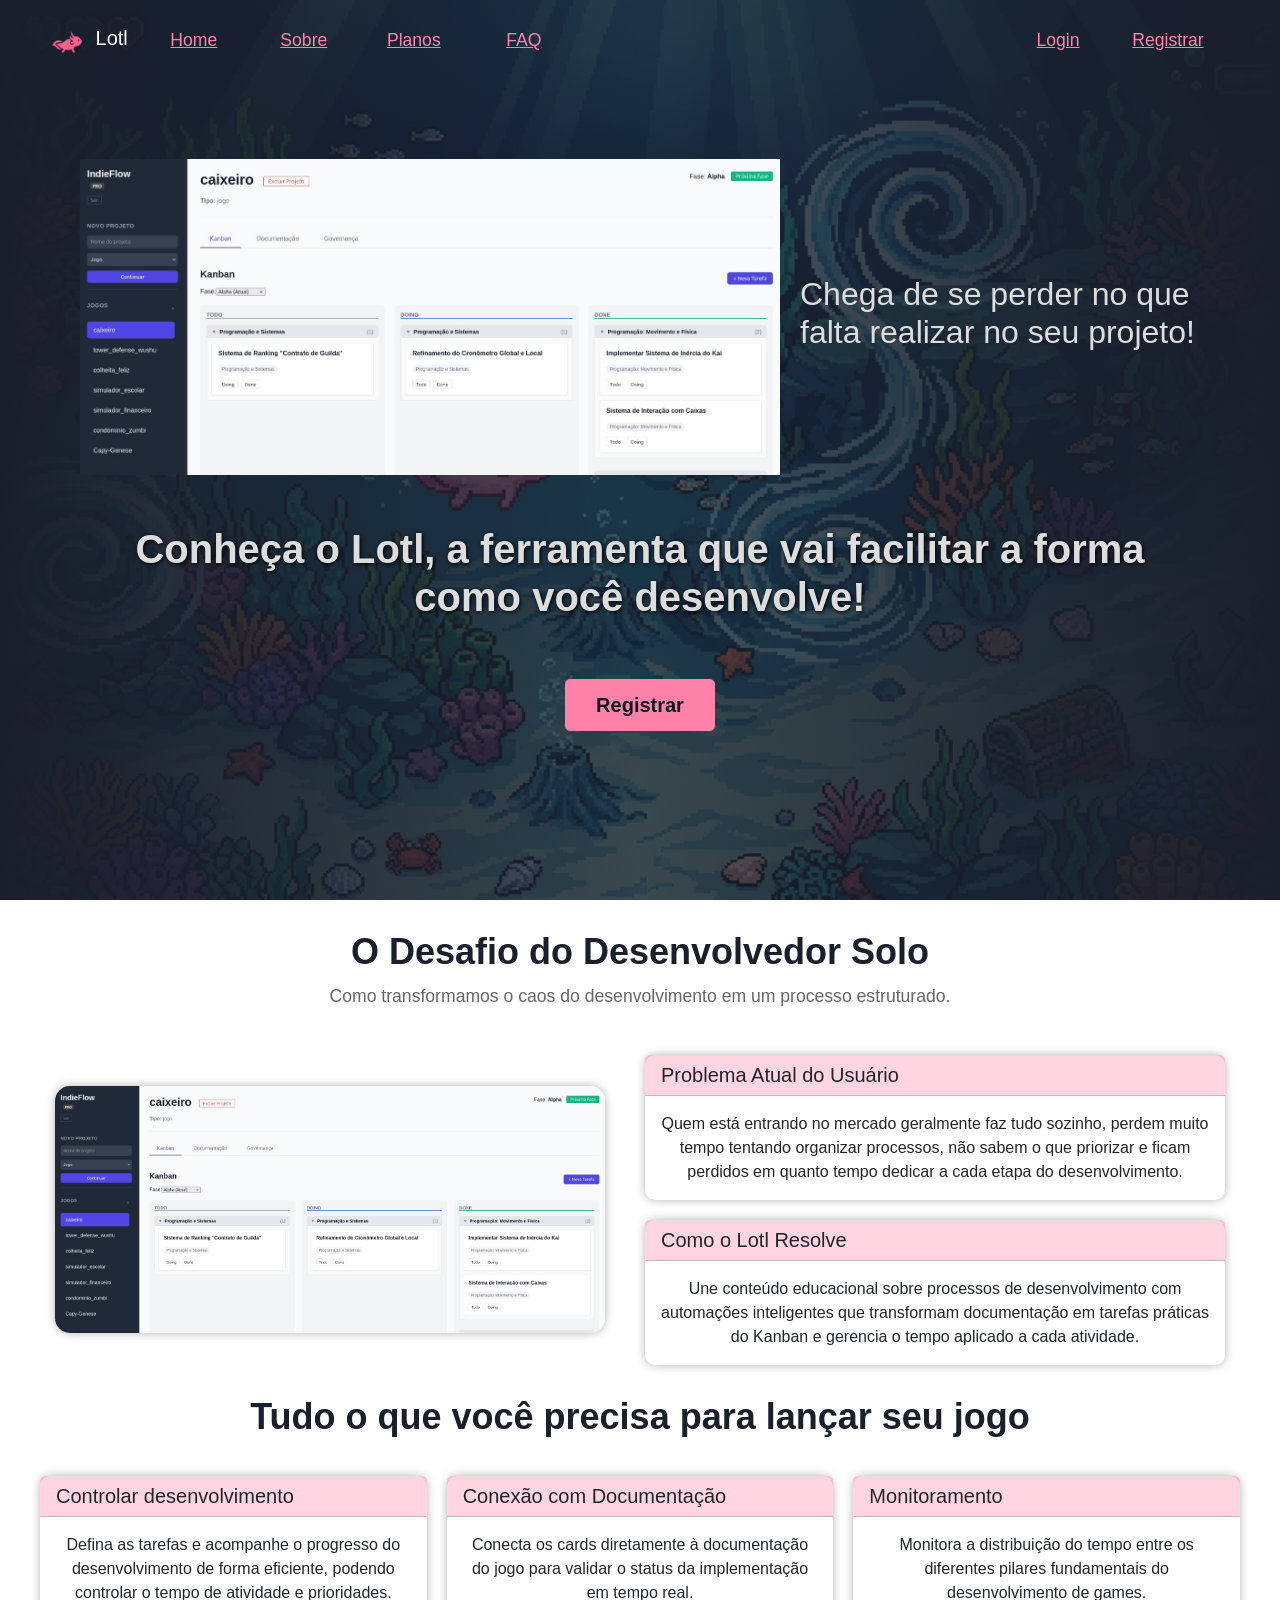
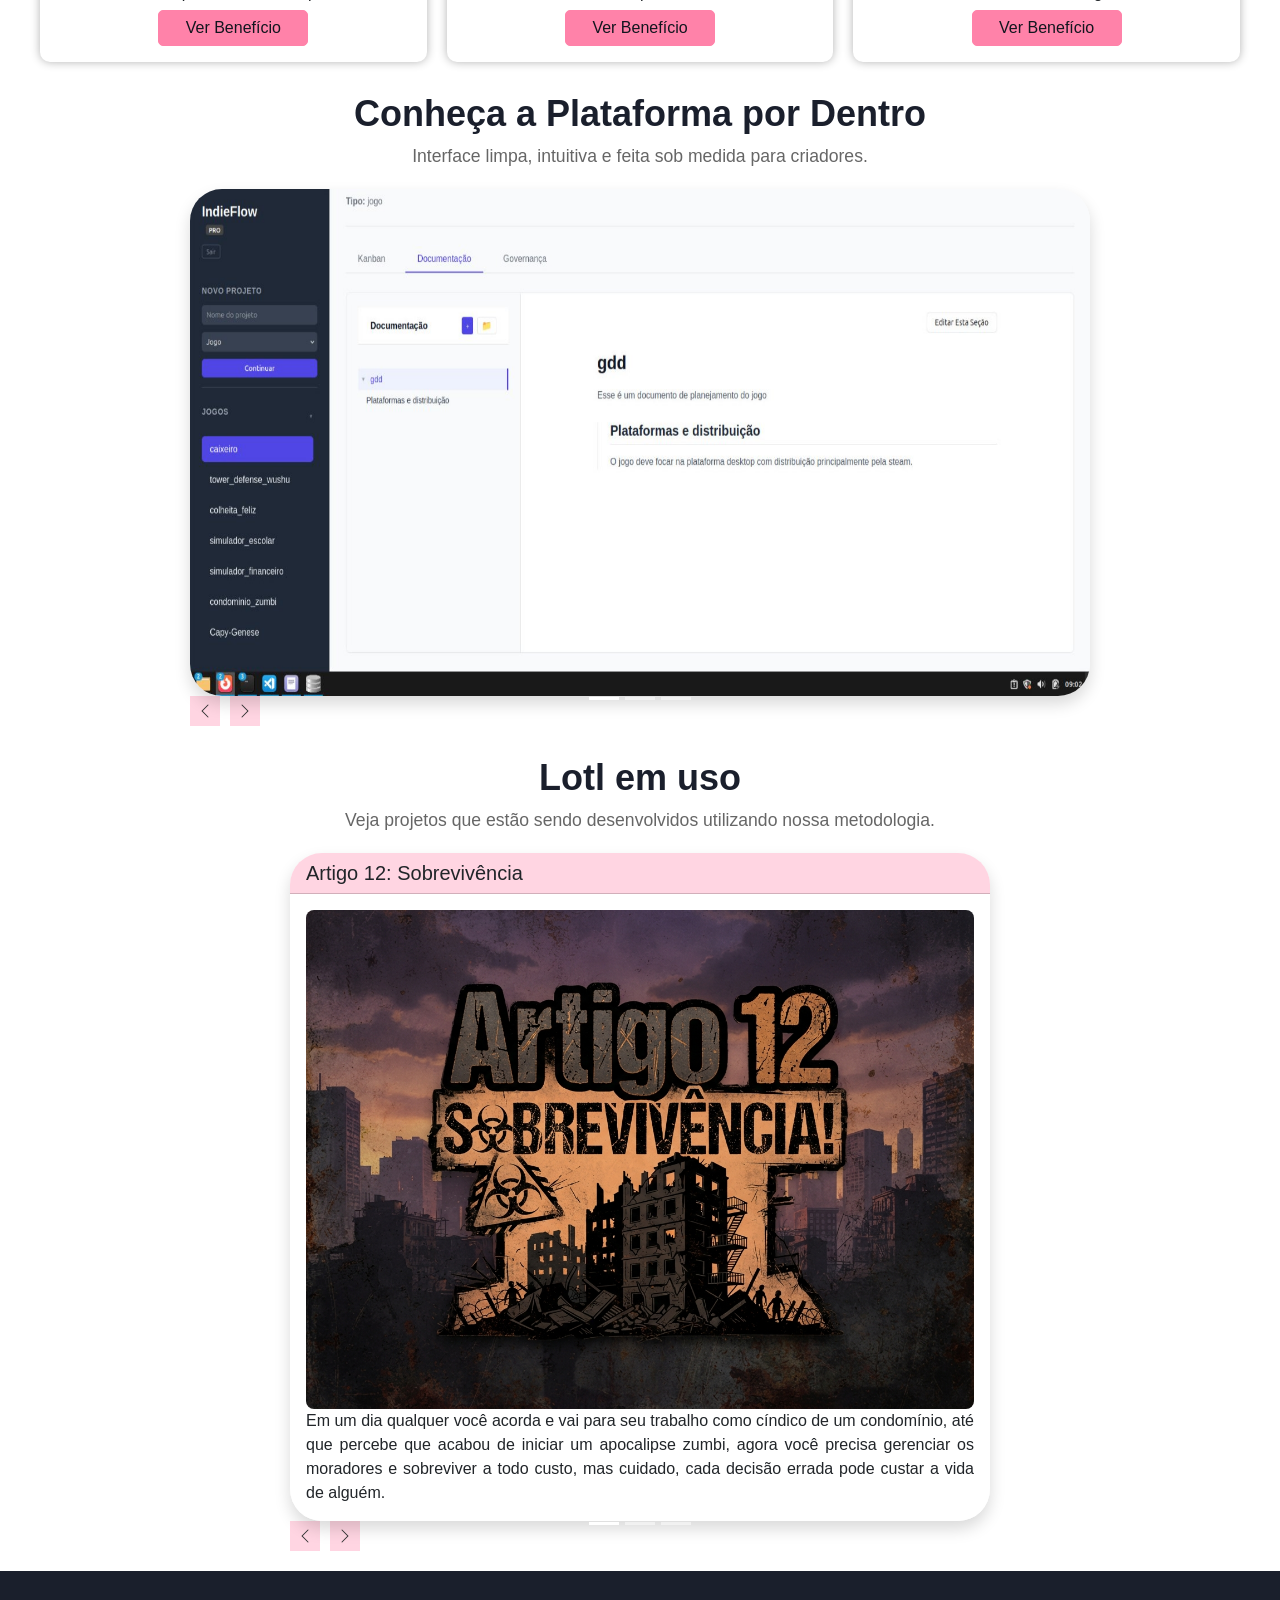
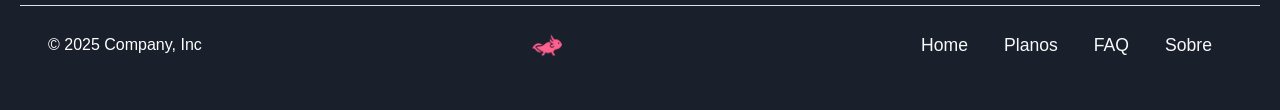
<file: index.html>
<!DOCTYPE html>
<html lang="en">
<head>
    <meta charset="UTF-8">
    <meta name="viewport" content="width=device-width, initial-scale=1.0">
    <title>Home - Lotl</title>
    <link rel="icon" type="image/png" href="images/logo/logo.webp">
    <link rel="stylesheet" href="https://fonts.googleapis.com/css2?family=Material+Symbols+Outlined:opsz,wght,FILL,GRAD@20..48,100..700,0..1,-50..200&icon_names=check,close"/>
    <link href="https://cdn.jsdelivr.net/npm/bootstrap@5.3.8/dist/css/bootstrap.min.css" rel="stylesheet" integrity="sha384-sRIl4kxILFvY47J16cr9ZwB07vP4J8+LH7qKQnuqkuIAvNWLzeN8tE5YBujZqJLB" crossorigin="anonymous">
    <link rel="stylesheet" href="global.css">
    <link rel="stylesheet" href="styles/index.css">
</head>
<body>
    <header class="row flex-conteiner">
      <div class="flex-column">
        <nav class="navbar navbar-expand-lg header">
          <div class="container-fluid">
            <button class="navbar-toggler" type="button" data-bs-toggle="collapse" data-bs-target="#navbarTogglerDemo01" aria-controls="navbarTogglerDemo01" aria-expanded="false" aria-label="Toggle navigation">
              <span class="navbar-toggler-icon"></span>
            </button>
            <div class="collapse navbar-collapse" id="navbarTogglerDemo01">
              <a class="navbar-brand headerTitle" href="index.html">
                <img src="./images/mascote/mascote.png" alt="Logo" width="30" height="30" class="d-inline-block align-text-top me-2"/>
                Lotl
              </a>
              <ul class="navbar-nav me-auto ms-3 mb-2 mb-lg-0">
                <li class="nav-item">
                  <a href="index.html">
                      <div class="headerButton">
                          <p>Home</p>
                      </div>
                  </a>
                </li>
                <li class="nav-item">
                  <a href="pages/about.html">
                      <div class="headerButton">
                          <p>Sobre</p>
                      </div>
                  </a>
                </li>
                <li class="nav-item">
                    <a href="pages/plans.html">
                        <div class="headerButton">
                            <p>Planos</p>
                        </div>
                    </a>
                </li>
                <li class="nav-item">
                  <a href="pages/faq.html">
                      <div class="headerButton">
                          <p>FAQ</p>
                      </div>
                  </a>
                </li>
              </ul>
              <ul class="navbar-nav d-flex ms-3 mb-2 mb-lg-0">
                <li class="nav-item">
                  <a href="https://lotl.tardiusconsultoria.com.br/login">
                      <div class="headerButton">
                          <p>Login</p>
                      </div>
                  </a>
                </li>
                <li class="nav-item">
                  <a href="https://lotl.tardiusconsultoria.com.br/register">
                      <div class="headerButton">
                          <p>Registrar</p>
                      </div>
                  </a>
                </li>
              </ul>
            </div>
          </div>
        </nav>
        <div class="flex-conteiner banner flex-column">
          <div class="flex-row-1300-900" style="align-items: center; margin-top: 20px;">
            <img src="./images/SaaSInterface/WhatsApp Image 2026-09-23 at 08.44.39.jpeg" alt="Mascote do Lotl" style="width: 60vw; max-width: 700px;">
            <div class="bannerText">
              <h2 style="color: #DDD;">
                Chega de se perder no que falta realizar no seu projeto!
              </h2>
            </div>
          </div>
              <h1>
                Conheça o Lotl, a ferramenta que vai facilitar a forma como você desenvolve!
              </h1>
          <a href="https://lotl.tardiusconsultoria.com.br/register" class="bannerButton" style="text-decoration: none;">
              <p>Registrar</p>
          </a>
        </div>
      </div>
    </header>

    <main class="flex-conteiner" style="padding: 0;">
        <div class="flex-column" style="background-color: var(--background-content); padding-top: 30px; gap:30px;">
            
            <!-- Seção de Problema e Solução com Imagem -->
            <section style="display: flex; flex-direction: column; gap: 30px;">
                <div style="text-align: center;">
                    <h2 style="font-size: 36px; color: var(--contrast-color); font-weight: 800;">O Desafio do Desenvolvedor Solo</h2>
                    <p style="color: #666; font-size: 1.1rem; margin-top: 10px;">Como transformamos o caos do desenvolvimento em um processo estruturado.</p>
                </div>
                <div class="second-div" style="align-items: center; justify-content: center;">
                    <img class="main-image" src="./images/SaaSInterface/WhatsApp Image 2026-09-23 at 08.44.39.jpeg" alt="Interface do Sistema Lotl" style="max-width: 550px;">
                    <div class="flex-column" style="gap: 20px; max-width: 600px; padding-right: 0;">
                        <div class="card" style="width: 100%; margin: 0;">
                            <h5 class="card-header">Problema Atual do Usuário</h5>
                            <div class="card-body">
                                <p>Quem está entrando no mercado geralmente faz tudo sozinho, perdem muito tempo tentando organizar processos, não sabem o que priorizar e ficam perdidos em quanto tempo dedicar a cada etapa do desenvolvimento.</p>
                            </div> 
                        </div>  
                        <div class="card" style="width: 100%; margin: 0;">
                            <h5 class="card-header">Como o Lotl Resolve</h5>
                            <div class="card-body">
                                <p>Une conteúdo educacional sobre processos de desenvolvimento com automações inteligentes que transformam documentação em tarefas práticas do Kanban e gerencia o tempo aplicado a cada atividade.</p>
                           </div>
                        </div>
                    </div>
                </div>
            </section>

            <!-- Seção de Funcionalidades e Benefícios -->
            <section style="display: flex; flex-direction: column; gap: 30px;">
                <div style="text-align: center;">
                    <h2 style="font-size: 36px; color: var(--contrast-color); font-weight: 800;">Tudo o que você precisa para lançar seu jogo</h2>
                </div>
                <div class="flex-row-1300-900" style="justify-content: center;">
                        <div class="card">
                            <h5 class="card-header">Controlar desenvolvimento</h5>
                            <div class="card-body flex-column">
                                <p class="card-text">Defina as tarefas e acompanhe o progresso do desenvolvimento de forma eficiente, podendo controlar o tempo de atividade e prioridades.</p>
                                <p class="d-inline-flex gap-1" style="margin-top: 5px;">
                                    <a class="bannerButton" data-bs-toggle="collapse" href="#collapseExample" role="button" aria-expanded="false" aria-controls="collapseExample">
                                        Ver Benefício
                                    </a>
                                </p>
                                <div class="collapse" id="collapseExample" style="margin-top: 10px;">
                                    <div style=" text-align: justify; border-top: 1px solid #ccc;">
                                        O desenvolvedor ganha agilidade sem precisar pensar a cada tarefa se continua polindo o sistema ou se parte para a próxima atividade, dedicando tempo de qualidade para cada tarefa.
                                    </div>
                                </div>
                            </div>
                        </div>
                        <div class="card">
                            <h5 class="card-header">Conexão com Documentação</h5>
                            <div class="card-body flex-column">
                                <p class="card-text">Conecta os cards diretamente à documentação do jogo para validar o status da implementação em tempo real.</p>
                                <p class="d-inline-flex gap-1" style="margin-top: 5px;">
                                    <a class="bannerButton" data-bs-toggle="collapse" href="#collapseExample2" role="button" aria-expanded="false" aria-controls="collapseExample2">
                                        Ver Benefício
                                    </a>
                                </p>
                                <div class="collapse" id="collapseExample2" style="margin-top: 10px;">
                                    <div style=" text-align: justify; border-top: 1px solid #ccc;">
                                        Clareza total para saber exatamente o que já foi feito e o que ainda falta implementar.
                                    </div>
                                </div>
                            </div>
                        </div>
                        <div class="card">
                            <h5 class="card-header">Monitoramento</h5>
                            <div class="card-body flex-column">
                                <p class="card-text">Monitora a distribuição do tempo entre os diferentes pilares fundamentais do desenvolvimento de games.</p>
                                <p class="d-inline-flex gap-1" style="margin-top: 5px;">
                                    <a class="bannerButton" data-bs-toggle="collapse" href="#collapseExample3" role="button" aria-expanded="false" aria-controls="collapseExample3">
                                        Ver Benefício
                                    </a>
                                </p>
                                <div class="collapse" id="collapseExample3" style="margin-top: 10px;">
                                    <div style=" text-align: justify; border-top: 1px solid #ccc;">
                                        Evita que o dev fique focado demais em apenas uma área ou esqueça tarefas cruciais do projeto.
                                    </div>
                                </div>
                            </div>
                        </div>
                </div>
            </section>

            <!-- Seção do Carrossel de Telas -->
            <section style="display: flex; flex-direction: column; gap: 20px; align-items: center;">
                <div style="text-align: center;">
                    <h2 style="font-size: 36px; color: var(--contrast-color); font-weight: 800;">Conheça a Plataforma por Dentro</h2>
                    <p style="color: #666; font-size: 1.1rem; margin-top: 5px;">Interface limpa, intuitiva e feita sob medida para criadores.</p>
                </div>
                <div style="width: 100%; max-width: 900px;">
                    <div id="carouselExample" class="carousel carousel-overlay slide">
                        <div class="carousel-inner rounded-5 shadow">
                            <div class="carousel-item active">
                                <img src="./images/SaaSInterface/WhatsApp Image 2026-09-23 at 09.02.59.jpeg" class="d-block w-100" alt="Tela do Sistema 1">
                            </div>
                            <div class="carousel-item">
                                <img src="./images/SaaSInterface/WhatsApp Image 2026-09-23 at 09.03.42.jpeg" class="d-block w-100" alt="Tela do Sistema 2">
                            </div>
                            <div class="carousel-item">
                                <img src="./images/SaaSInterface/WhatsApp Image 2026-09-23 at 07.29.14.jpeg" class="d-block w-100" alt="Tela do Sistema 3">
                            </div>
                        </div>
                        <div class="carousel-overlay-controls">
                            <div class="carrousel-button-container">
                                <button style="width: 30px; height: 30px;" class="btn-icon btn-sm btn-subtle theme-secondary" type="button" data-bs-target="#carouselExample" data-bs-slide="prev" style="padding: auto;">
                                    <svg xmlns="http://w3.org" width="16" height="16" fill="currentColor" viewBox="0 0 16 16" style="margin: auto;">
                                      <path fill-rule="evenodd" d="M11.354 1.646a.5.5 0 0 1 0 .708L5.707 8l5.647 5.646a.5.5 0 0 1-.708.708l-6-6a.5.5 0 0 1 0-.708l6-6a.5.5 0 0 1 .708 0z"/>
                                    </svg>
                                    <span class="visually-hidden">Anterior</span>
                                </button>
                                <button style="width: 30px; height: 30px;" class="btn-icon btn-sm btn-subtle theme-secondary" type="button" data-bs-target="#carouselExample" data-bs-slide="next">
                                    <svg xmlns="http://w3.org" width="16" height="16" fill="currentColor" viewBox="0 0 16 16">
                                      <path fill-rule="evenodd" d="M4.646 1.646a.5.5 0 0 1 .708 0l6 6a.5.5 0 0 1 0 .708l-6 6a.5.5 0 0 1-.708-.708L10.293 8 4.646 2.354a.5.5 0 0 1 0-.708z"/>
                                    </svg>
                                    <span class="visually-hidden">Próximo</span>
                                </button>
                            </div>
                            <div class="carousel-indicators">
                                <button type="button" data-bs-target="#carouselExample" data-bs-slide-to="0" class="active" aria-current="true" aria-label="Slide 1"></button>
                                <button type="button" data-bs-target="#carouselExample" data-bs-slide-to="1" aria-label="Slide 2"></button>
                                <button type="button" data-bs-target="#carouselExample" data-bs-slide-to="2" aria-label="Slide 3"></button>
                            </div>
                        </div>
                    </div>
                </div>
            </section>

            <!-- Seção Prova Social / Lolt em Uso -->
            <section style="display: flex; flex-direction: column; align-items: center; margin-bottom: 20px;">
                <div style="text-align: center; margin-bottom: 20px;">
                    <h2 style="font-size: 36px; color: var(--contrast-color); font-weight: 800;">Lotl em uso</h2>
                    <p style="color: #666; font-size: 1.1rem; margin-top: 5px;">Veja projetos que estão sendo desenvolvidos utilizando nossa metodologia.</p>
                </div>

                <div style="width: 100%; max-width: 700px;">
                    <div id="carouselProjects" class="carousel carousel-overlay slide">
                        <div class="carousel-inner rounded-5 shadow">
                            <div class="carousel-item active">
                              <div class="card" style="max-width: 700px;">
                                  <h5 class="card-header">Artigo 12: Sobrevivência</h5>
                                  <div class="card-body">
                                      <img src="./images/projetos/Gemini_Generated_Image_qvlw1vqvlw1vqvlw.jpeg" class="card-img" alt="Jogo criado com Lotl" style="border-radius: 8px;"> 
                                      <p>
                                        Em um dia qualquer você acorda e vai para seu trabalho como cíndico de um condomínio, até que percebe que acabou de iniciar um apocalipse zumbi, agora você precisa gerenciar os moradores e sobreviver a todo custo, mas cuidado, cada decisão errada pode custar a vida de alguém.
                                      </p>
                                  </div>
                              </div>
                            </div>
                            <div class="carousel-item">
                              <div class="card" style="max-width: 700px;">
                                  <h5 class="card-header">CapiSquad</h5>
                                  <div class="card-body">
                                      <img src="./images/projetos/Gemini_Generated_Image_rcvknercvknercvk.jpeg" class="card-img" alt="Jogo criado com Lotl" style="border-radius: 8px;"> 
                                      <p>
                                        Em meio a uma floresta morrendo, uma única capivara se levanta para enfrentar os estragos da poluição, mas é muito trabalho para realizar sozinha, para isso ajude-a a reunir o melhor esquadrão contra poluição existente e restaude o ambiente.
                                      </p>
                                  </div>
                              </div>
                            </div>
                            <div class="carousel-item">
                              <div class="card" style="max-width: 700px;">
                                  <h5 class="card-header">Brother Burden Bound(BBB)</h5>
                                  <div class="card-body">
                                      <img src="./images/projetos/Gemini_Generated_Image_rrxtj9rrxtj9rrxt.jpeg" class="card-img" alt="Jogo criado com Lotl" style="border-radius: 8px;"> 
                                      <p>
                                        Escale o pico da morte o mais rápido que puder, recupere a espada sagrada e volte para salvar seu irmão, mas cuidado, o caminho é cheio de perigos e inimigos que farão o possível para detê-lo.
                                      </p>
                                  </div>
                              </div>
                            </div>
                        </div>
                        <div class="carousel-overlay-controls">
                            <div class="carrousel-button-container">
                                <button style="width: 30px; height: 30px;" class="btn-icon btn-sm btn-subtle theme-secondary" type="button" data-bs-target="#carouselProjects" data-bs-slide="prev" style="padding: auto;">
                                    <svg xmlns="http://w3.org" width="16" height="16" fill="currentColor" viewBox="0 0 16 16" style="margin: auto;">
                                      <path fill-rule="evenodd" d="M11.354 1.646a.5.5 0 0 1 0 .708L5.707 8l5.647 5.646a.5.5 0 0 1-.708.708l-6-6a.5.5 0 0 1 0-.708l6-6a.5.5 0 0 1 .708 0z"/>
                                    </svg>
                                    <span class="visually-hidden">Anterior</span>
                                </button>
                                <button style="width: 30px; height: 30px;" class="btn-icon btn-sm btn-subtle theme-secondary" type="button" data-bs-target="#carouselProjects" data-bs-slide="next">
                                    <svg xmlns="http://w3.org" width="16" height="16" fill="currentColor" viewBox="0 0 16 16">
                                      <path fill-rule="evenodd" d="M4.646 1.646a.5.5 0 0 1 .708 0l6 6a.5.5 0 0 1 0 .708l-6 6a.5.5 0 0 1-.708-.708L10.293 8 4.646 2.354a.5.5 0 0 1 0-.708z"/>
                                    </svg>
                                    <span class="visually-hidden">Próximo</span>
                                </button>
                            </div>
                            <div class="carousel-indicators">
                                <button type="button" data-bs-target="#carouselProjects" data-bs-slide-to="0" class="active" aria-current="true" aria-label="Slide 1"></button>
                                <button type="button" data-bs-target="#carouselProjects" data-bs-slide-to="1" aria-label="Slide 2"></button>
                                <button type="button" data-bs-target="#carouselProjects" data-bs-slide-to="2" aria-label="Slide 3"></button>
                            </div>
                        </div>
                    </div>
                </div>
            </section>

        </div>
    </main>

    <footer class="row flex-conteiner"> 
      <div class="flex-row-1300-800 justify-content-between align-items-center py-3 my-4 border-top"> 
        <a class="nav-link mt-2 px-2">
          <p style="color: #FFF;">© 2025 Company, Inc</p>
        </a> 
        <a href="./" class="d-flex align-items-center justify-content-center mt-2 link-body-emphasis text-decoration-none" aria-label="Bootstrap"> 
          <img src="./images/mascote/mascote.png" alt="Logo" width="30" height="30" class="d-inline-block align-text-top me-2"/>
        </a> 
        <ul class="justify-content-end mt-2 flex-row-1300-800-short"> 
          <li class="nav-item">
            <a href="./index.html" class="nav-link link-light px-2">Home</a>
          </li> 
          <li class="nav-item">
            <a href="./pages/plans.html" class="nav-link link-light px-2">Planos</a>
          </li> 
          <li class="nav-item">
            <a href="./pages/faq.html" class="nav-link link-light px-2">FAQ</a>
          </li> 
          <li class="nav-item">
            <a href="./pages/about.html" class="nav-link link-light px-2">Sobre</a>
          </li> 
        </ul> 
      </div> 
    </footer>
    <script src="https://cdn.jsdelivr.net/npm/bootstrap@5.3.8/dist/js/bootstrap.bundle.min.js" integrity="sha384-FKyoEForCGlyvwx9Hj09JcYn3nv7wiPVlz7YYwJrWVcXK/BmnVDxM+D2scQbITxI" crossorigin="anonymous"></script>
  </body>
</html>
</file>
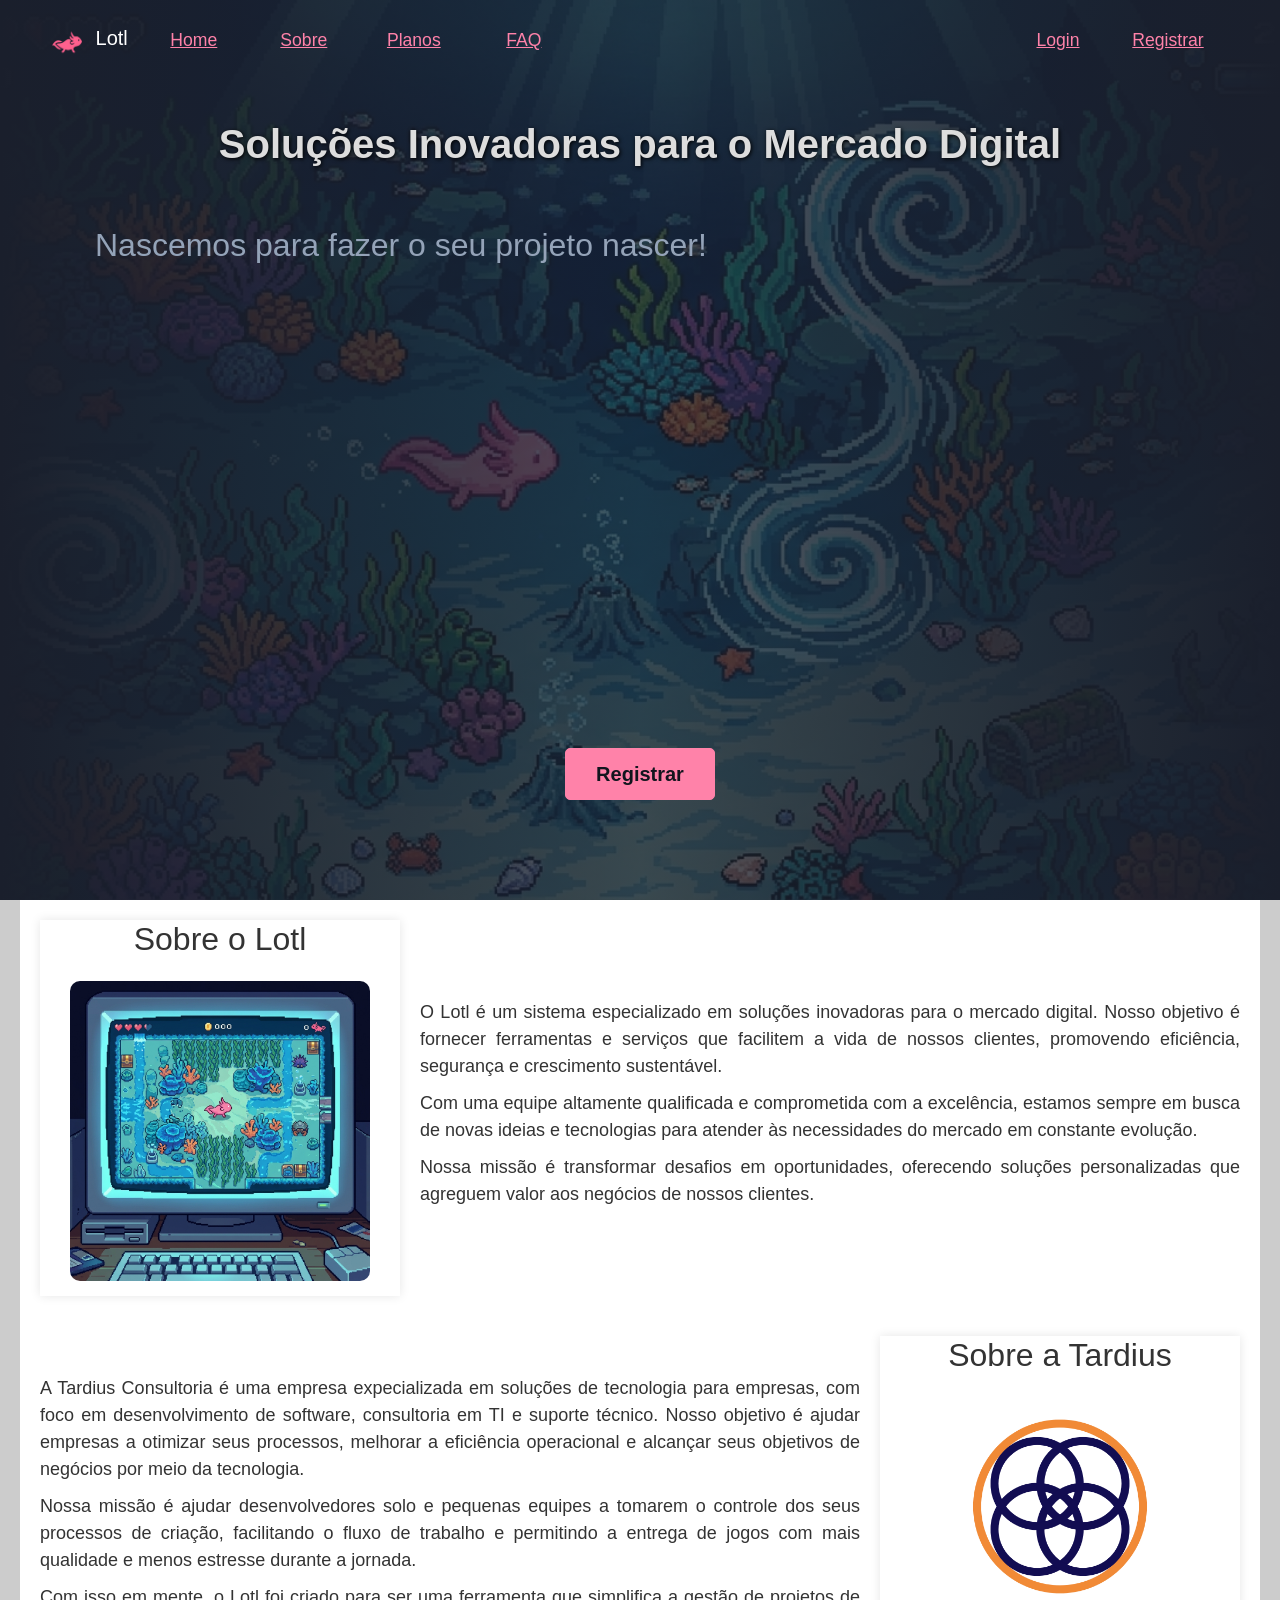
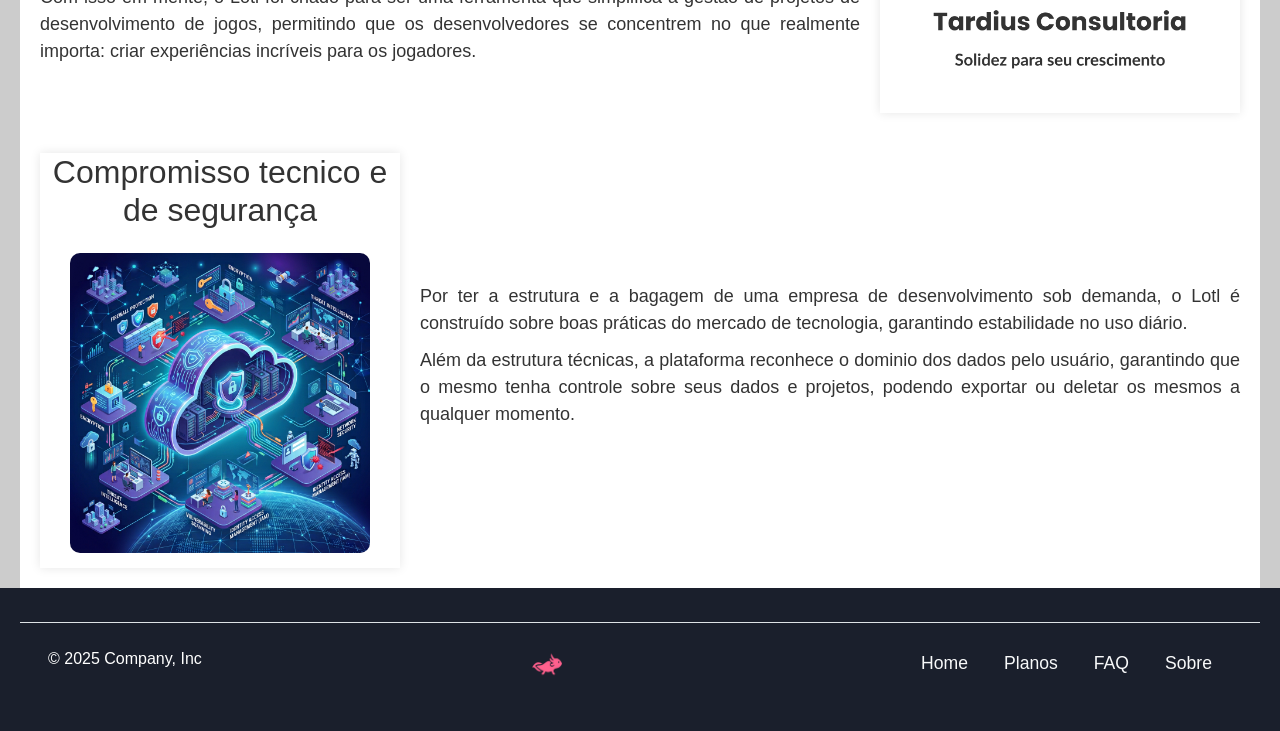
<file: pages/about.html>
<!DOCTYPE html>
<html lang="en">
  <head>
    <meta charset="UTF-8">
    <meta name="viewport" content="width=device-width, initial-scale=1.0">
    <title>Sobre - Lotl</title>
    <link rel="icon" type="image/png" href="../images/logo/logo.webp">
    <link rel="stylesheet" href="https://fonts.googleapis.com/css2?family=Material+Symbols+Outlined:opsz,wght,FILL,GRAD@20..48,100..700,0..1,-50..200&icon_names=check,close"/>
    <link href="https://cdn.jsdelivr.net/npm/bootstrap@5.3.8/dist/css/bootstrap.min.css" rel="stylesheet" integrity="sha384-sRIl4kxILFvY47J16cr9ZwB07vP4J8+LH7qKQnuqkuIAvNWLzeN8tE5YBujZqJLB" crossorigin="anonymous">
    <link rel="stylesheet" href="../global.css">
    <link rel="stylesheet" href="../styles/about.css">
  </head>
  <body>
    <header class="row flex-conteiner">
      <div class="flex-column">
        <nav class="navbar navbar-expand-lg header">
          <div class="container-fluid">
            <button class="navbar-toggler" type="button" data-bs-toggle="collapse" data-bs-target="#navbarTogglerDemo01" aria-controls="navbarTogglerDemo01" aria-expanded="false" aria-label="Toggle navigation">
              <span class="navbar-toggler-icon"></span>
            </button>
            <div class="collapse navbar-collapse" id="navbarTogglerDemo01">
              <a class="navbar-brand headerTitle" href="../index.html">
                <img src="../images/mascote/mascote.png" alt="Logo" width="30" height="30" class="d-inline-block align-text-top me-2"/>
                Lotl
              </a>
              <ul class="navbar-nav me-auto ms-3 mb-2 mb-lg-0">
                <li class="nav-item">
                  <a href="../index.html">
                      <div class="headerButton">
                          <p>Home</p>
                      </div>
                  </a>
                </li>
                <li class="nav-item">
                  <a href="about.html">
                      <div class="headerButton">
                          <p>Sobre</p>
                      </div>
                  </a>
                </li>
                <li class="nav-item">
                    <a href="plans.html">
                        <div class="headerButton">
                            <p>Planos</p>
                        </div>
                    </a>
                </li>
                <li class="nav-item">
                  <a href="faq.html">
                      <div class="headerButton">
                          <p>FAQ</p>
                      </div>
                  </a>
                </li>
              </ul>
              <ul class="navbar-nav d-flex ms-3 mb-2 mb-lg-0">
                <li class="nav-item">
                  <a href="https://lotl.tardiusconsultoria.com.br/login">
                    <div class="headerButton">
                      <p>Login</p>
                    </div>
                  </a>
                </li>
                <li class="nav-item">
                  <a href="https://lotl.tardiusconsultoria.com.br/register">
                    <div class="headerButton">
                      <p>Registrar</p>
                    </div>
                  </a>
                </li>
              </ul>
            </div>
          </div>
        </nav>
        <div class="banner flex-column">
          <div class="bannerText">
            <h1>
              Soluções Inovadoras para o Mercado Digital
            </h1>
            <h2 style="font-family: sans-serif; color: #94A3B8; text-align: left; padding-left: 30px; padding-bottom: 20px;">
              Nascemos para fazer o seu projeto nascer!
            </h2>
          </div>
          <a href="https://lotl.tardiusconsultoria.com.br/register" class="bannerButton" style="text-decoration: none;">
              <p>Registrar</p>
          </a>
        </div>
      </div>
    </header>
    <div class="row flex-conteiner main-container">
      <div class="flex-conteiner flex-row-1300-900 about-info">
        <div class="image-conteiner">
          <h2>Sobre o Lotl</h2>
          <img src="../images/about/Gemini_Generated_Image_wtie3wtie3wtie3w.jpeg"/>
        </div>
        <div>
          <p>
            O Lotl é um sistema especializado em soluções inovadoras para o mercado digital. Nosso objetivo é fornecer ferramentas e serviços que facilitem a vida de nossos clientes, promovendo eficiência, segurança e crescimento sustentável.
          </p>
          <p>
            Com uma equipe altamente qualificada e comprometida com a excelência, estamos sempre em busca de novas ideias e tecnologias para atender às necessidades do mercado em constante evolução.
          </p>
          <p>
            Nossa missão é transformar desafios em oportunidades, oferecendo soluções personalizadas que agreguem valor aos negócios de nossos clientes.
          </p>
        </div>
      </div>
      <div class="flex-conteiner flex-row-1300-900 about-info-revert">
        <div class="image-conteiner">
          <h2>Sobre a Tardius</h2>
          <img src="../images/about/tardios testes.png"/>
        </div>
        <div>
          <p>
            A Tardius Consultoria é uma empresa expecializada em soluções de tecnologia para empresas, com foco em desenvolvimento de software, consultoria em TI e suporte técnico. Nosso objetivo é ajudar empresas a otimizar seus processos, melhorar a eficiência operacional e alcançar seus objetivos de negócios por meio da tecnologia.
          </p>
          <p>
            Nossa missão é ajudar desenvolvedores solo e pequenas equipes a tomarem o controle dos seus processos de criação, facilitando o fluxo de trabalho e permitindo a entrega de jogos com mais qualidade e menos estresse durante a jornada.
          </p>
          <p>
            Com isso em mente, o Lotl foi criado para ser uma ferramenta que simplifica a gestão de projetos de desenvolvimento de jogos, permitindo que os desenvolvedores se concentrem no que realmente importa: criar experiências incríveis para os jogadores.
          </p>
        </div>
      </div>
      <div class="flex-conteiner flex-row-1300-900 about-info">
        <div class="image-conteiner">
          <h2>Compromisso tecnico e de segurança</h2>
          <img src="../images/about/Gemini_Generated_Image_y2fi46y2fi46y2fi.jpeg"/>
        </div>
        <div>
          <p>
            Por ter a estrutura e a bagagem de uma empresa de desenvolvimento sob demanda, o Lotl é construído sobre boas práticas do mercado de tecnologia, garantindo estabilidade no uso diário.
          </p>
          <p>
            Além da estrutura técnicas, a plataforma reconhece o dominio dos dados pelo usuário, garantindo que o mesmo tenha controle sobre seus dados e projetos, podendo exportar ou deletar os mesmos a qualquer momento.
          </p>
        </div>
      </div>
    </div>
    <footer class="row flex-conteiner"> 
      <div class="flex-row-1300-800 justify-content-between align-items-center py-3 my-4 border-top"> 
        <a class="nav-link mt-2 px-2">
          <p style="color: #FFF;">© 2025 Company, Inc</p>
        </a> 
        <a href="../" class="d-flex align-items-center justify-content-center mt-2 link-body-emphasis text-decoration-none" aria-label="Bootstrap"> 
          <img src="../images/mascote/mascote.png" alt="Logo" width="30" height="30" class="d-inline-block align-text-top me-2"/>
        </a> 
        <ul class="justify-content-end mt-2 flex-row-1300-800-short"> 
          <li class="nav-item">
            <a href="../index.html" class="nav-link link-light px-2">Home</a>
          </li> 
          <li class="nav-item">
            <a href="plans.html" class="nav-link link-light px-2">Planos</a>
          </li> 
          <li class="nav-item">
            <a href="faq.html" class="nav-link link-light px-2">FAQ</a>
          </li> 
          <li class="nav-item">
            <a href="about.html" class="nav-link link-light px-2">Sobre</a>
          </li> 
        </ul> 
      </div> 
    </footer>
    <script src="https://cdn.jsdelivr.net/npm/bootstrap@5.3.8/dist/js/bootstrap.bundle.min.js" integrity="sha384-FKyoEForCGlyvwx9Hj09JcYn3nv7wiPVlz7YYwJrWVcXK/BmnVDxM+D2scQbITxI" crossorigin="anonymous"></script>
  </body>
</html>
</file>
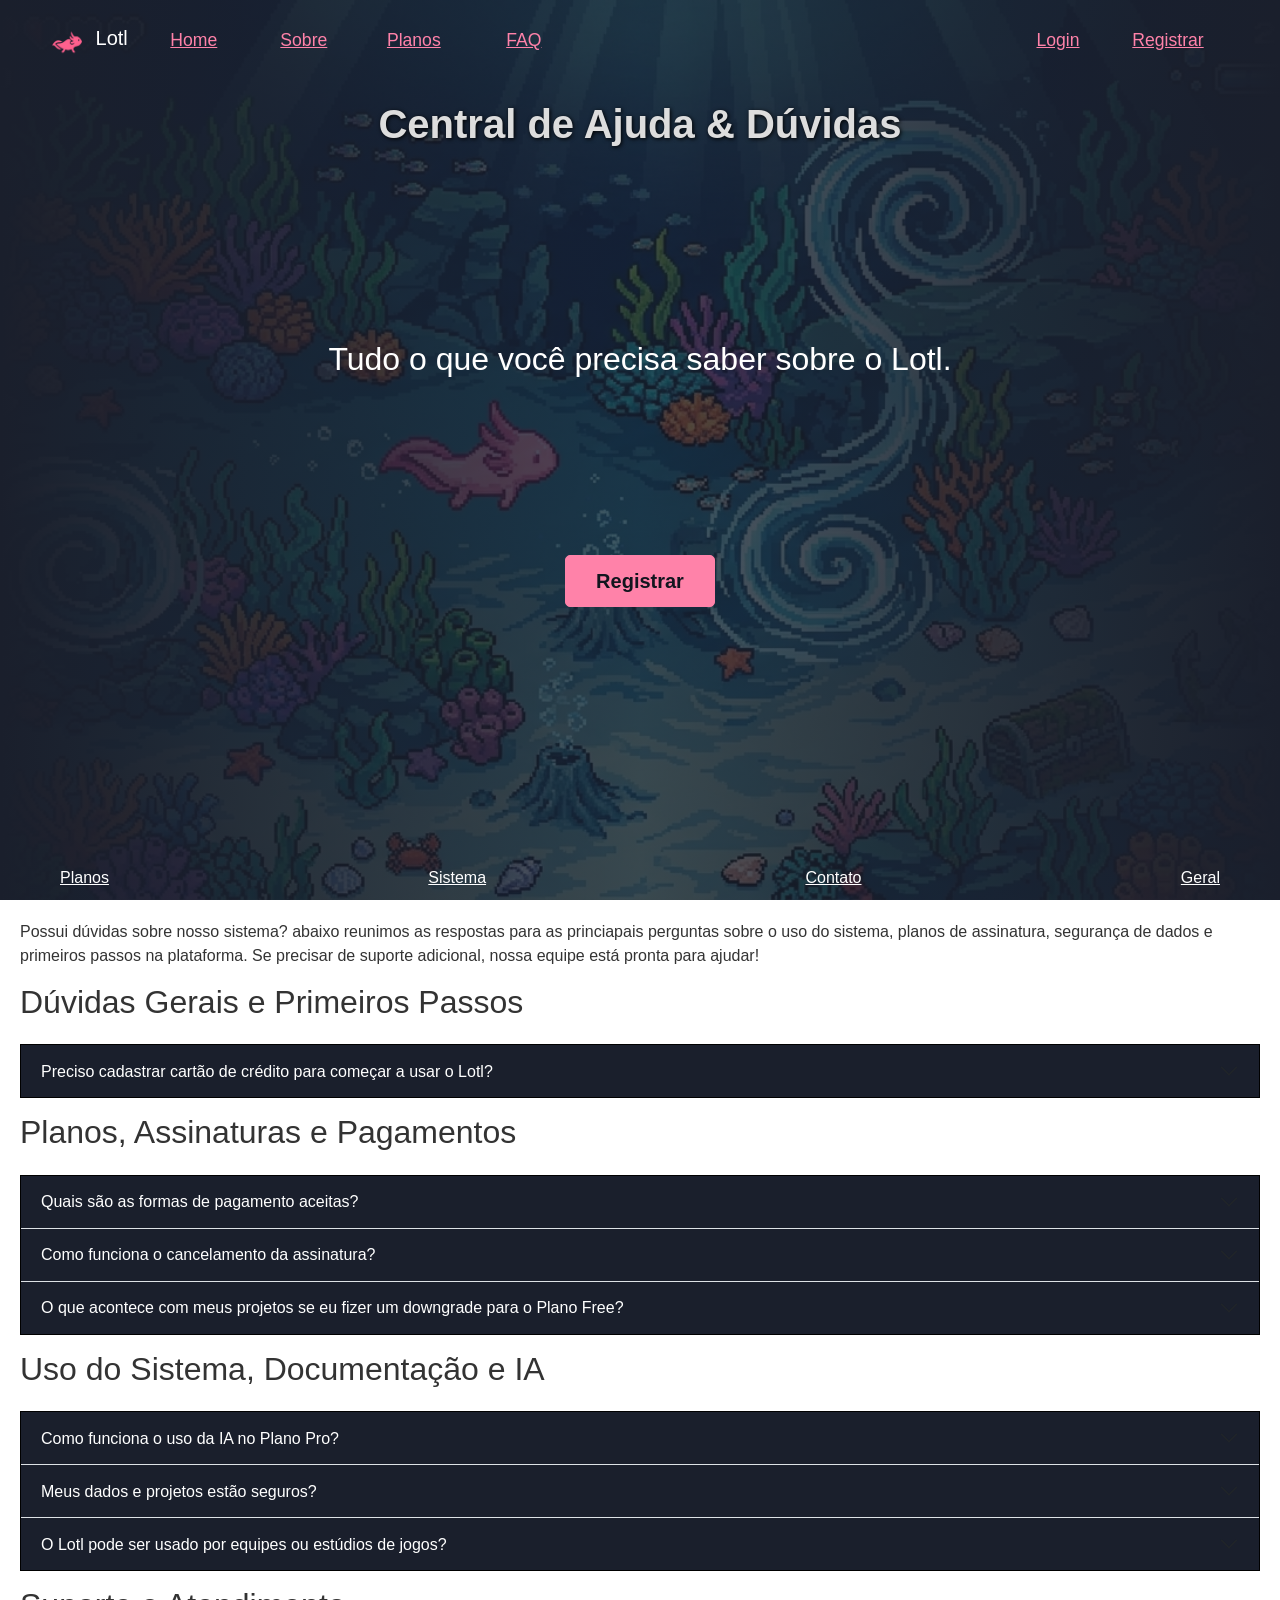
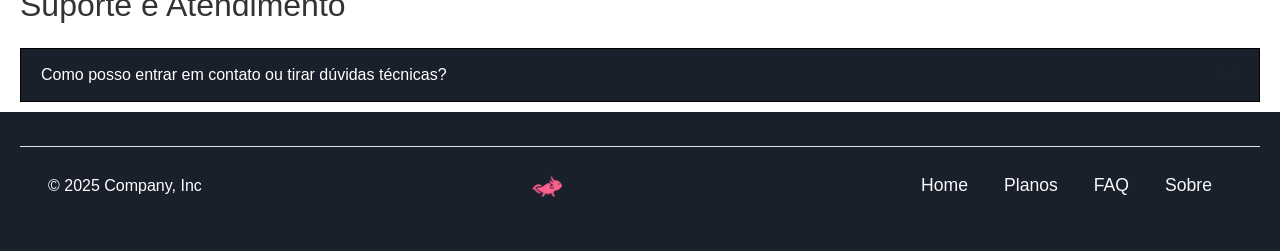
<file: pages/faq.html>
<!DOCTYPE html>
<html lang="en">
  <head>
    <meta charset="UTF-8">
    <meta name="viewport" content="width=device-width, initial-scale=1.0">
    <title>FAQ - Lotl</title>
    <link rel="icon" type="image/png" href="../images/logo/logo.webp">
    <link rel="stylesheet" href="https://fonts.googleapis.com/css2?family=Material+Symbols+Outlined:opsz,wght,FILL,GRAD@20..48,100..700,0..1,-50..200&icon_names=check,close"/>
    <link href="https://cdn.jsdelivr.net/npm/bootstrap@5.3.8/dist/css/bootstrap.min.css" rel="stylesheet" integrity="sha384-sRIl4kxILFvY47J16cr9ZwB07vP4J8+LH7qKQnuqkuIAvNWLzeN8tE5YBujZqJLB" crossorigin="anonymous">
    <link rel="stylesheet" href="../global.css">
    <link rel="stylesheet" href="../styles/faq.css">
  </head>
  <body>
    <header class="row flex-conteiner">
        <div class="flex-column">
          <nav class="navbar navbar-expand-lg header">
            <div class="container-fluid">
              <button class="navbar-toggler" type="button" data-bs-toggle="collapse" data-bs-target="#navbarTogglerDemo01" aria-controls="navbarTogglerDemo01" aria-expanded="false" aria-label="Toggle navigation">
                <span class="navbar-toggler-icon"></span>
              </button>
              <div class="collapse navbar-collapse" id="navbarTogglerDemo01">
                <a class="navbar-brand headerTitle" href="../index.html">
                  <img src="../images/mascote/mascote.png" alt="Logo" width="30" height="30" class="d-inline-block align-text-top me-2"/>
                  Lotl
                </a>
                <ul class="navbar-nav me-auto ms-3 mb-2 mb-lg-0">
                  <li class="nav-item">
                    <a href="../index.html">
                        <div class="headerButton">
                            <p>Home</p>
                        </div>
                    </a>
                  </li>
                  <li class="nav-item">
                    <a href="about.html">
                        <div class="headerButton">
                            <p>Sobre</p>
                        </div>
                    </a>
                  </li>
                  <li class="nav-item">
                      <a href="plans.html">
                          <div class="headerButton">
                              <p>Planos</p>
                          </div>
                      </a>
                  </li>
                  <li class="nav-item">
                    <a href="faq.html">
                        <div class="headerButton">
                            <p>FAQ</p>
                        </div>
                    </a>
                  </li>
                </ul>
                <ul class="navbar-nav d-flex ms-3 mb-2 mb-lg-0">
                  <li class="nav-item">
                    <a href="https://lotl.tardiusconsultoria.com.br/login">
                        <div class="headerButton">
                            <p>Login</p>
                        </div>
                    </a>
                  </li>
                  <li class="nav-item">
                    <a href="https://lotl.tardiusconsultoria.com.br/register">
                        <div class="headerButton">
                            <p>Registrar</p>
                        </div>
                    </a>
                  </li>
                </ul>
              </div>
            </div>
          </nav>
          <div class="banner flex-column">
              <h1>Central de Ajuda & Dúvidas</h1>
              <h2 style="color: #FFF; text-align: center; margin-top: 15px;">
                Tudo o que você precisa saber sobre o Lotl.
              </h2>
          <a href="https://lotl.tardiusconsultoria.com.br/register" class="bannerButton" style="text-decoration: none;">
              <p>Registrar</p>
          </a>
              <div class="flex-row-1300-800" style="justify-content: space-between; text-decoration: underline; text-decoration-color: #FFF;">
                <a href="#Planos">
                  Planos
                </a>
                <a href="#Sistema">
                  Sistema
                </a>
                <a href="#Contato">
                  Contato
                </a>
                <a href="#Geral">
                  Geral
                </a>
              </div>
          </div>
        </div>
    </header>
    <main class="flex-conteiner" style="padding: 0px;">
        <div class="flex-column" style="gap:15px;padding-top: 20px; background-color: #FFFFFF;">
            <p>Possui dúvidas sobre nosso sistema? abaixo reunimos as respostas para as princiapais perguntas sobre o uso do sistema, planos de assinatura, segurança de dados e primeiros passos na plataforma. Se precisar de suporte adicional, nossa equipe está pronta para ajudar!</p>
            <h2 id="Geral">Dúvidas Gerais e Primeiros Passos</h2>
            <div class="accordion accordion-flush" id="accordionFlushExample">
                <div class="accordion-item">
                    <h2 class="accordion-header">
                    <button class="accordion-button collapsed" type="button" data-bs-toggle="collapse" data-bs-target="#flush-collapseOne" aria-expanded="false" aria-controls="flush-collapseOne">
                            Preciso cadastrar cartão de crédito para começar a usar o Lotl?
                    </button>
                    </h2>
                    <div id="flush-collapseOne" class="accordion-collapse collapse" data-bs-parent="#accordionFlushExample">
                    <div class="accordion-body">- Não. Ao criar sua conta você ganha acesso imediato e gratuito ao Plano gratuito, sem necessidade de inserir dados financeiros.</div>
                    </div>
                </div>
            </div>

            <h2 id="Planos">Planos, Assinaturas e Pagamentos</h2>
            <div class="accordion accordion-flush" id="accordionFlushExample">
                <div class="accordion-item">
                    <h2 class="accordion-header">
                    <button class="accordion-button collapsed" type="button" data-bs-toggle="collapse" data-bs-target="#flush-collapseTwo" aria-expanded="false" aria-controls="flush-collapseTwo">
                        Quais são as formas de pagamento aceitas?
                    </button>
                    </h2>
                    <div id="flush-collapseTwo" class="accordion-collapse collapse" data-bs-parent="#accordionFlushExample">
                    <div class="accordion-body">- Aceitamos Cartão de Crédito, PIX e Boleto Bancário para as assinaturas dos planos Indie e Pro.</div>
                    </div>
                </div>
                <div class="accordion-item">
                    <h2 class="accordion-header">
                    <button class="accordion-button collapsed" type="button" data-bs-toggle="collapse" data-bs-target="#flush-collapseThree" aria-expanded="false" aria-controls="flush-collapseThree">
                        Como funciona o cancelamento da assinatura?
                    </button>
                    </h2>
                    <div id="flush-collapseThree" class="accordion-collapse collapse" data-bs-parent="#accordionFlushExample">
                    <div class="accordion-body">- O cancelamento pode ser feito a qualquer momento. Se você cancelar um plano semestral ou anual (por exemplo, no 2º mês), sua conta continuará com todos os benefícios ativos até o final do período já pago. A assinatura apenas não será renovada ao fim do ciclo.</div>
                    </div>
                </div>
                <div class="accordion-item">
                    <h2 class="accordion-header">
                    <button class="accordion-button collapsed" type="button" data-bs-toggle="collapse" data-bs-target="#flush-collapseFour" aria-expanded="false" aria-controls="flush-collapseFour">
                        O que acontece com meus projetos se eu fizer um downgrade para o Plano Free?
                    </button>
                    </h2>
                    <div id="flush-collapseFour" class="accordion-collapse collapse" data-bs-parent="#accordionFlushExample">
                    <div class="accordion-body">- Seus projetos excedentes não serão apagados! Eles ficarão ocultos com os dados preservados por até 1 ano. Se você assinar novamente durante esse período, todos os seus projetos e documentações reaparecerão exatamente como estavam.</div>
                    </div>
                </div>
            </div>

            <h2 id="Sistema">Uso do Sistema, Documentação e IA</h2>
            <div class="accordion accordion-flush" id="accordionFlushExample">
                <div class="accordion-item">
                    <h2 class="accordion-header">
                    <button class="accordion-button collapsed" type="button" data-bs-toggle="collapse" data-bs-target="#flush-collapseFive" aria-expanded="false" aria-controls="flush-collapseFive">
                        Como funciona o uso da IA no Plano Pro?
                    </button>
                    </h2>
                    <div id="flush-collapseFive" class="accordion-collapse collapse" data-bs-parent="#accordionFlushExample">
                    <div class="accordion-body">- O Plano Pro conta com créditos mensais para utilizar o agente de IA integrado do Lotl. Ela auxilia diretamente na escrita da documentação do seu projeto e na automação da criação dos cards no Kanban.</div>
                    </div>
                </div>
                <div class="accordion-item">
                    <h2 class="accordion-header">
                    <button class="accordion-button collapsed" type="button" data-bs-toggle="collapse" data-bs-target="#flush-collapseSix" aria-expanded="false" aria-controls="flush-collapseSix">
                        Meus dados e projetos estão seguros?
                    </button>
                    </h2>
                    <div id="flush-collapseSix" class="accordion-collapse collapse" data-bs-parent="#accordionFlushExample">
                    <div class="accordion-body">- Sim, seus dados e projetos estão totalmente seguros. Todos os dados de projetos são armazenados somente enquanto são necesários para o usuário, sendo completamente excluidos quando solicitado pelo usuário, além disso, realizamos backups automáticos periodicamente para garantir que você nunca perca o seu progresso, e seguimos rígidas políticas de privacidade baseadas nas LGPDs para que apenas você e as pessoas autorizadas tenham acesso aos seus projetos.</div>
                    </div>
                </div>
                <div class="accordion-item">
                    <h2 class="accordion-header">
                    <button class="accordion-button collapsed" type="button" data-bs-toggle="collapse" data-bs-target="#flush-collapseSeven" aria-expanded="false" aria-controls="flush-collapseSeven">
                        O Lotl pode ser usado por equipes ou estúdios de jogos?
                    </button>
                    </h2>
                    <div id="flush-collapseSeven" class="accordion-collapse collapse" data-bs-parent="#accordionFlushExample">
                    <div class="accordion-body">- No momento, o Lotl é focado em contas individuais, sendo ideal para desenvolvedores solo ou pequenos times (2 a 3 pessoas) que compartilham o mesmo acesso. Recursos nativos de colaboração multiusuário e gestão de times estão no nosso roadmap para futuras atualizações.</div>
                    </div>
                </div>
            </div>

            <h2 id="Contato">Suporte e Atendimento</h2>
            <div class="accordion accordion-flush" id="accordionFlushExample" style="margin-bottom: 10px;">
                <div class="accordion-item">
                    <h2 class="accordion-header">
                    <button class="accordion-button collapsed" type="button" data-bs-toggle="collapse" data-bs-target="#flush-collapseEight" aria-expanded="false" aria-controls="flush-collapseEight">
                        Como posso entrar em contato ou tirar dúvidas técnicas?
                    </button>
                    </h2>
                    <div id="flush-collapseEight" class="accordion-collapse collapse" data-bs-parent="#accordionFlushExample">
                    <div class="accordion-body">- Você pode falar diretamente com nossa equipe enviando um e-mail para: suporte@tardiusconsultoria.com.br</div>
                    </div>
                </div>
            </div>
        </div>  
    </main>
    <footer class="row flex-conteiner"> 
      <div class="flex-row-1300-800 justify-content-between align-items-center py-3 my-4 border-top"> 
        <a class="nav-link mt-2 px-2">
          <p style="color: #FFF;">© 2025 Company, Inc</p>
        </a> 
        <a href="../" class="d-flex align-items-center justify-content-center mt-2 link-body-emphasis text-decoration-none" aria-label="Bootstrap"> 
          <img src="../images/mascote/mascote.png" alt="Logo" width="30" height="30" class="d-inline-block align-text-top me-2"/>
        </a> 
        <ul class="justify-content-end mt-2 flex-row-1300-800-short"> 
          <li class="nav-item">
            <a href="../index.html" class="nav-link link-light px-2">Home</a>
          </li> 
          <li class="nav-item">
            <a href="plans.html" class="nav-link link-light px-2">Planos</a>
          </li> 
          <li class="nav-item">
            <a href="faq.html" class="nav-link link-light px-2">FAQ</a>
          </li> 
          <li class="nav-item">
            <a href="about.html" class="nav-link link-light px-2">Sobre</a>
          </li> 
        </ul> 
      </div> 
    </footer>
    <script src="https://cdn.jsdelivr.net/npm/bootstrap@5.3.8/dist/js/bootstrap.bundle.min.js" integrity="sha384-FKyoEForCGlyvwx9Hj09JcYn3nv7wiPVlz7YYwJrWVcXK/BmnVDxM+D2scQbITxI" crossorigin="anonymous"></script>
  </body>
</html>
</file>
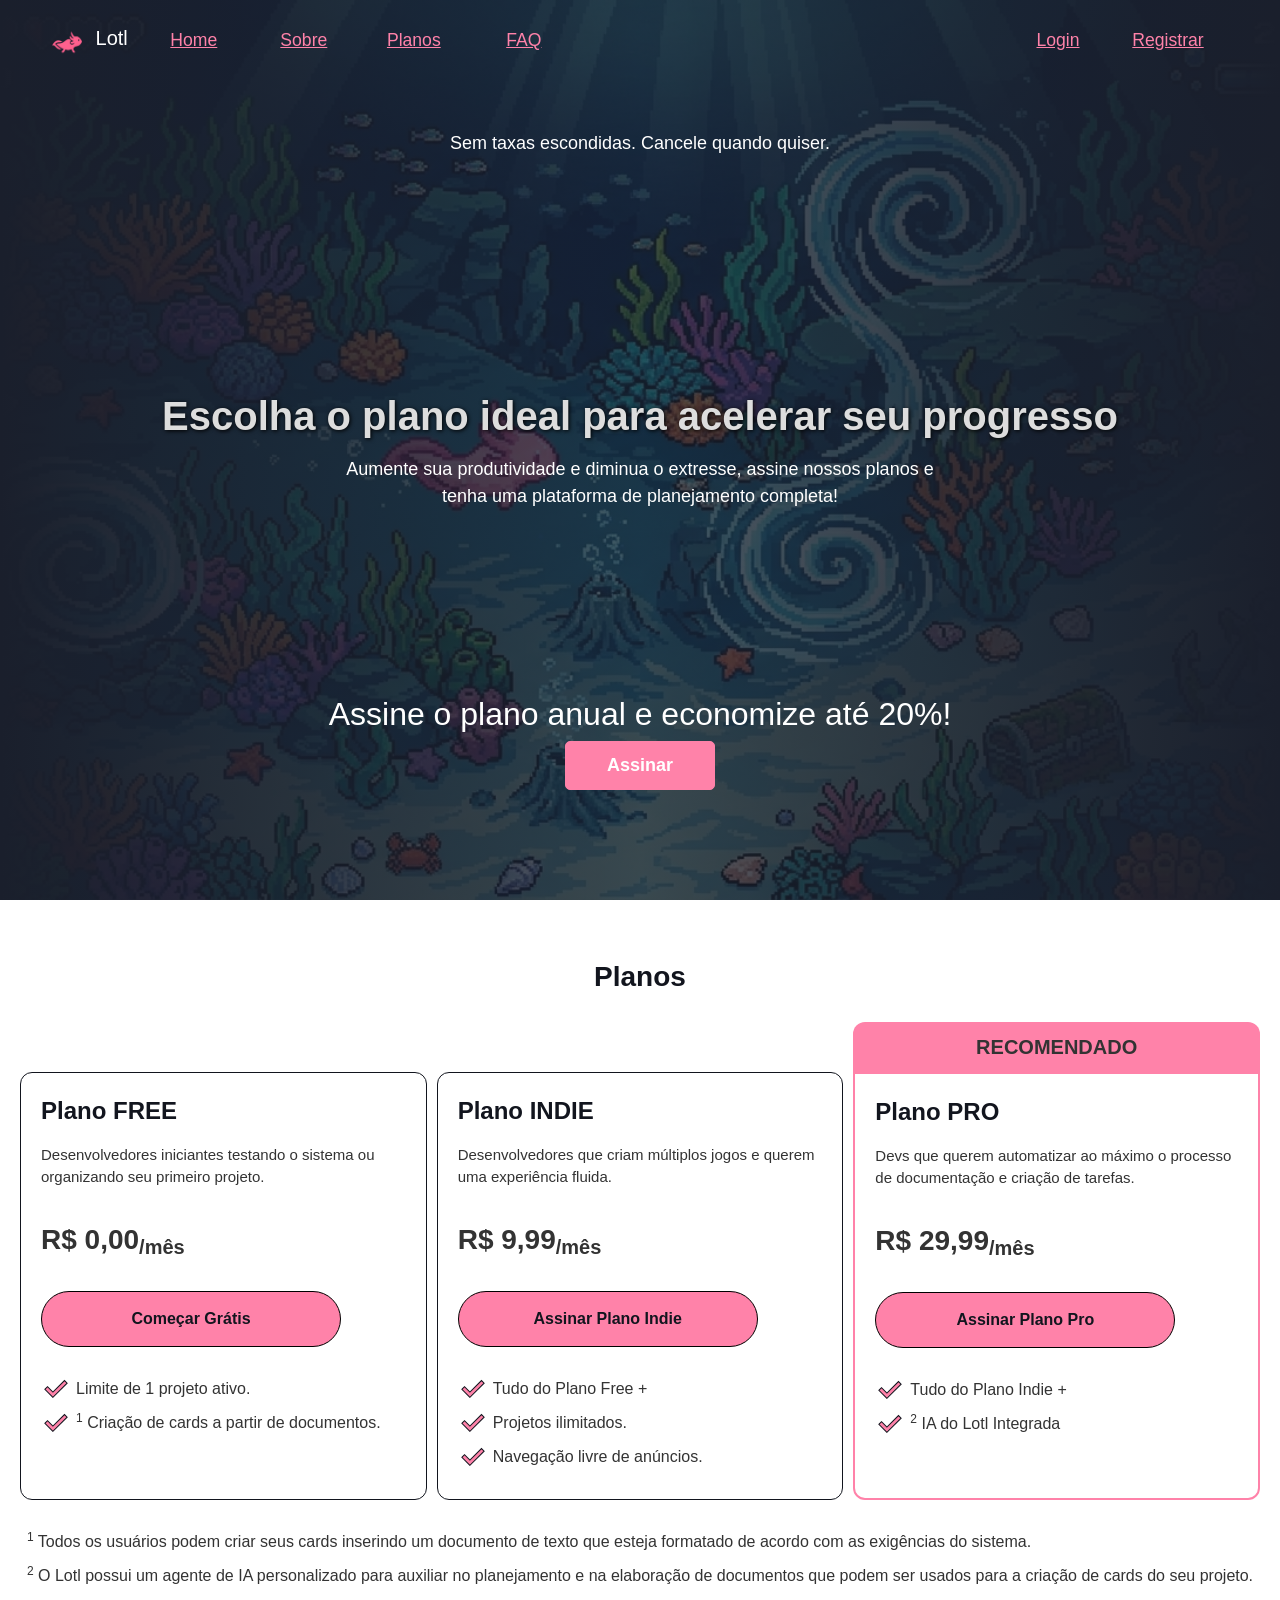
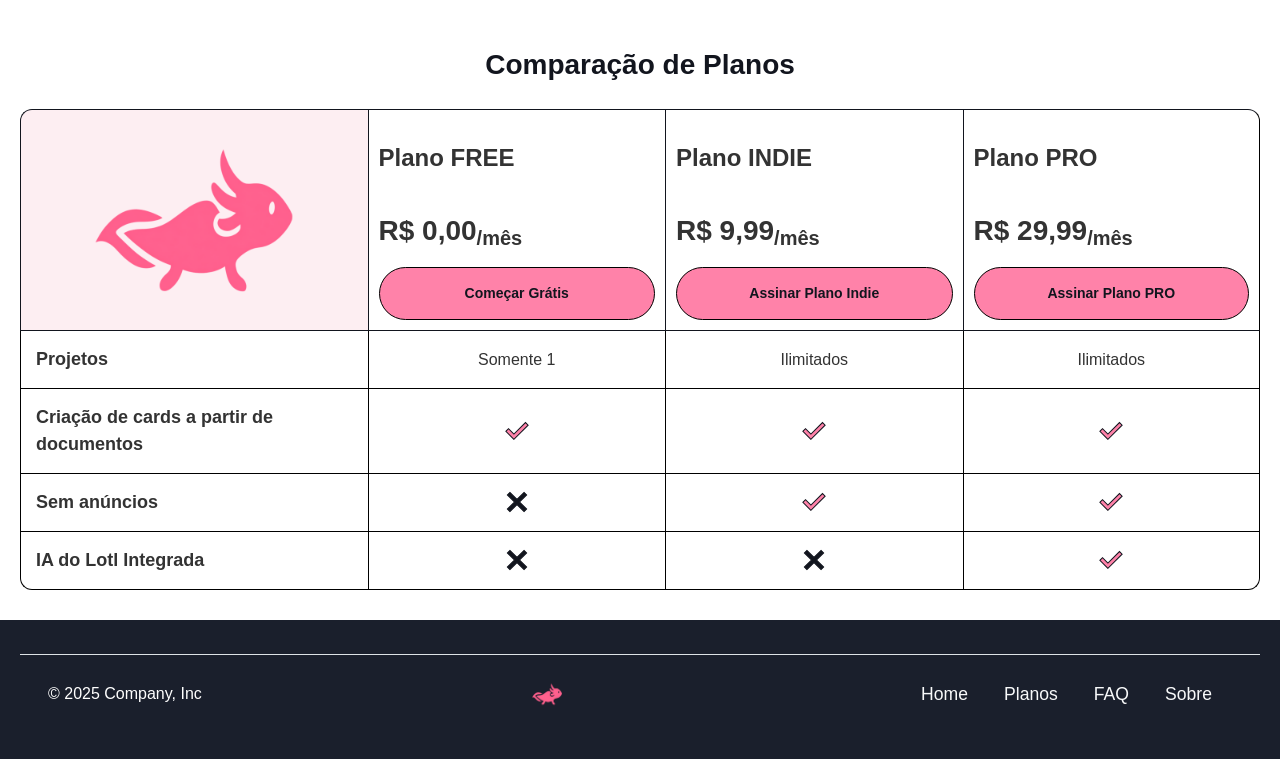
<file: pages/plans.html>
<!DOCTYPE html>
<html lang="en">
<head>
    <meta charset="UTF-8">
    <meta name="viewport" content="width=device-width, initial-scale=1.0">
    <title>Planos - Lotl</title>
    <link rel="icon" type="image/png" href="../images/logo/logo.webp">
    <link rel="stylesheet" href="https://fonts.googleapis.com/css2?family=Material+Symbols+Outlined:opsz,wght,FILL,GRAD@20..48,100..700,0..1,-50..200&icon_names=check,close"/>
    <link href="https://cdn.jsdelivr.net/npm/bootstrap@5.3.8/dist/css/bootstrap.min.css" rel="stylesheet" integrity="sha384-sRIl4kxILFvY47J16cr9ZwB07vP4J8+LH7qKQnuqkuIAvNWLzeN8tE5YBujZqJLB" crossorigin="anonymous">
    <link rel="stylesheet" href="../global.css">
    <link rel="stylesheet" href="../styles/plans.css">
</head>
  <body>
    <header class="row flex-conteiner">
        <div class="flex-column">
          <nav class="navbar navbar-expand-lg header">
            <div class="container-fluid">
              <button class="navbar-toggler" type="button" data-bs-toggle="collapse" data-bs-target="#navbarTogglerDemo01" aria-controls="navbarTogglerDemo01" aria-expanded="false" aria-label="Toggle navigation">
                <span class="navbar-toggler-icon"></span>
              </button>
              <div class="collapse navbar-collapse" id="navbarTogglerDemo01">
                <a class="navbar-brand headerTitle" href="../index.html">
                  <img src="../images/mascote/mascote.png" alt="Logo" width="30" height="30" class="d-inline-block align-text-top me-2"/>
                  Lotl
                </a>
                <ul class="navbar-nav me-auto ms-3 mb-2 mb-lg-0">
                  <li class="nav-item">
                    <a href="../index.html">
                      <div class="headerButton">
                        <p>Home</p>
                      </div>
                    </a>
                  </li>
                  <li class="nav-item">
                    <a href="about.html">
                      <div class="headerButton">
                        <p>Sobre</p>
                      </div>
                    </a>
                  </li>
                  <li class="nav-item">
                    <a href="plans.html">
                      <div class="headerButton">
                        <p>Planos</p>
                      </div>
                    </a>
                  </li>
                  <li class="nav-item">
                    <a href="faq.html">
                      <div class="headerButton">
                        <p>FAQ</p>
                      </div>
                    </a>
                  </li>
                </ul>
                <ul class="navbar-nav d-flex ms-3 mb-2 mb-lg-0">
                  <li class="nav-item">
                    <a href="https://lotl.tardiusconsultoria.com.br/login">
                      <div class="headerButton">
                        <p>Login</p>
                      </div>
                    </a>
                  </li>
                  <li class="nav-item">
                    <a href="https://lotl.tardiusconsultoria.com.br/register">
                      <div class="headerButton">
                        <p>Registrar</p>
                      </div>
                    </a>
                  </li>
                </ul>
              </div>
            </div>
          </nav>
          <div class="banner flex-column flex-conteiner" style="justify-content: space-between;padding-top: 60px;">
            <p>Sem taxas escondidas. Cancele quando quiser.</p>
            <div class="flex-conteiner flex-column">
              <h1 style="padding-bottom : 8px;">Escolha o plano ideal para acelerar seu progresso</h1>
              <p style="max-width: 600px; text-align: center;">Aumente sua produtividade e diminua o extresse, assine nossos planos e tenha uma plataforma de planejamento completa!</p>
            </div>
            <h2>Assine o plano anual e economize até 20%!</h2>
            <a href="#" class="bannerButton" style="text-decoration: none;">
                <p>Assinar</p>
            </a>
          </div>
        </div>
    </header>
    <main class="page-main-content flex-conteiner">
        <h2 class="subtitle">Planos</h2>
        <section class="plans-container">
                <div class="plans-plan">
                    <div class="plans-plan-content">
                        <p class="plans-type">Plano FREE</p>
                        <p class="plans-description">Desenvolvedores iniciantes testando o sistema ou organizando seu primeiro projeto.</p>
                        <p class="plans-price">R$ 0,00<sub class="plans-price-subscription-duration">/mês</sub></p>
                        <a href="#" class="button-plans">Começar Grátis</a>
                        <ul class="plans-subscription-benefits">
                            <li class="plans-subscription-benefits-item">Limite de 1 projeto ativo.</li>
                            <li class="plans-subscription-benefits-item"><sup>1</sup> Criação de cards a partir de documentos.</li>
                        </ul>
                    </div>
                </div>
                <div class="plans-plan">    
                    <div class="plans-plan-content">
                        <p class="plans-type">Plano INDIE</p>
                        <p class="plans-description">Desenvolvedores que criam múltiplos jogos e querem uma experiência fluida.</p>
                        <p class="plans-price">R$ 9,99<sub class="plans-price-subscription-duration">/mês</sub></p>
                        <a href="#" class="button-plans">Assinar Plano Indie</a>
                        <ul class="plans-subscription-benefits">
                            <li class="plans-subscription-benefits-item">Tudo do Plano Free +</li>
                            <li class="plans-subscription-benefits-item">Projetos ilimitados.</li>
                            <li class="plans-subscription-benefits-item">Navegação livre de anúncios.</li>
                        </ul>
                    </div>
                </div>
                <div class="plans-plan">
                    <div class="plans-recommendation">
                        <p class="plans-recommendation">RECOMENDADO</p>
                    </div>
                    <div class="plans-plan-content" style="border-top-left-radius: 0px; border-top-right-radius: 0px; border: 2px solid #ff82a9;">
                        <p class="plans-type">Plano PRO </p>
                        <p class="plans-description">Devs que querem automatizar ao máximo o processo de documentação e criação de tarefas.</p>
                        <p class="plans-price">R$ 29,99<sub class="plans-price-subscription-duration">/mês</sub></p>
                        <a href="#" class="button-plans">Assinar Plano Pro</a>
                        <ul class="plans-subscription-benefits">
                            <li class="plans-subscription-benefits-item">Tudo do Plano Indie +</li>
                            <li class="plans-subscription-benefits-item"><sup>2</sup> IA do Lotl Integrada</li>
                        </ul>
                    </div>
                </div>
        </section>
        <ul class="plans-topics-explanation">
            <li class="plans-topics-explanation-item"><sup>1</sup> Todos os usuários podem criar seus cards inserindo um documento de texto que esteja formatado de acordo com as exigências do sistema.
</li>
            <li class="plans-topics-explanation-item"><sup>2</sup> O Lotl possui um agente de IA personalizado para auxiliar no planejamento e na elaboração de documentos que podem ser usados para a criação de cards do seu projeto.</li>
        </ul>
        <h2 class="subtitle">Comparação de Planos</h2>
        <section class="comparison-table" id="comparison-table-scrollbar">
            <div class="comparison-row">
              <div class="comparison-plan" style="flex: 1 0 200px; display: flex; justify-content: center; align-items: center; border-top-left-radius: 12px; background-color: #fdeef2;">
                  <img src="../images/mascote/mascote.png" alt="Lotl Logo" style="max-width: 200px;">
              </div>
              <div class="comparison-plan">
                  <p class="comparison-plan-type">Plano FREE</p><br>
                  <p class="comparison-plan-price">R$ 0,00<sub class="comparison-plan-price-subscription-duration">/mês</sub></p>
                  <a href="#" class="button-plans button-comparison">Começar Grátis</a>
              </div>
              <div class="comparison-plan">
                  <p class="comparison-plan-type">Plano INDIE</p><br>
                  <p class="comparison-plan-price">R$ 9,99<sub class="comparison-plan-price-subscription-duration">/mês</sub></p>
                  <a href="#" class="button-plans button-comparison">Assinar Plano Indie</a>
              </div>
              <div class="comparison-plan" style="border-top-right-radius: 12px; border-right: 1px solid black;">
                  <p class="comparison-plan-type">Plano PRO</p><br>
                  <p class="comparison-plan-price">R$ 29,99<sub class="comparison-plan-price-subscription-duration">/mês</sub></p>
                  <a href="#" class="button-plans button-comparison">Assinar Plano PRO</a>
              </div>
            </div>
            <div class="comparison-row">
              <p class="comparison-subject">Projetos</p>
              <p class="comparison-value-text">Somente 1</p>
              <p class="comparison-value-text">Ilimitados</p>
              <p class="comparison-value-text" style="border-right: 1px solid black;">Ilimitados</p>
            </div>
            <div class="comparison-row">
              <p class="comparison-subject">Criação de cards a partir de documentos</p>
              <p class="comparison-value-check"></p>
              <p class="comparison-value-check"></p>
              <p class="comparison-value-check" style="border-right: 1px solid black;"></p>
            </div>
            <div class="comparison-row">
              <p class="comparison-subject">Sem anúncios</p>
              <p class="comparison-value-uncheck"></p>
              <p class="comparison-value-check"></p>
              <p class="comparison-value-check" style="border-right: 1px solid black;"></p>
            </div>
            <div class="comparison-row">
              <p class="comparison-subject bottom-left">IA do Lotl Integrada</p>
              <p class="comparison-value-uncheck"></p>
              <p class="comparison-value-uncheck"></p>
              <p class="comparison-value-check bottom-right" style="border-right: 1px solid black;"></p>
            </div>
          </div>
        </section>
        <div class="scrollbar-track" id="comparison-table-scrollbar-track">
            <div class="scrollbar-thumb" id="comparison-table-scrollbar-thumb"></div>
        </div>
      </main>
    <footer class="row flex-conteiner"> 
      <div class="flex-row-1300-800 justify-content-between align-items-center py-3 my-4 border-top"> 
        <a class="nav-link mt-2 px-2">
          <p style="color: #FFF;">© 2025 Company, Inc</p>
        </a> 
        <a href="../" class="d-flex align-items-center justify-content-center mt-2 link-body-emphasis text-decoration-none" aria-label="Bootstrap"> 
          <img src="../images/mascote/mascote.png" alt="Logo" width="30" height="30" class="d-inline-block align-text-top me-2"/>
        </a> 
        <ul class="justify-content-end mt-2 flex-row-1300-800-short"> 
          <li class="nav-item">
            <a href="../index.html" class="nav-link link-light px-2">Home</a>
          </li> 
          <li class="nav-item">
            <a href="plans.html" class="nav-link link-light px-2">Planos</a>
          </li> 
          <li class="nav-item">
            <a href="faq.html" class="nav-link link-light px-2">FAQ</a>
          </li> 
          <li class="nav-item">
            <a href="about.html" class="nav-link link-light px-2">Sobre</a>
          </li> 
        </ul> 
      </div> 
    </footer>
    <script src="https://cdn.jsdelivr.net/npm/bootstrap@5.3.8/dist/js/bootstrap.bundle.min.js" integrity="sha384-FKyoEForCGlyvwx9Hj09JcYn3nv7wiPVlz7YYwJrWVcXK/BmnVDxM+D2scQbITxI" crossorigin="anonymous"></script>
    <script>
        document.addEventListener("DOMContentLoaded", () => {
            const table = document.getElementById("comparison-table-scrollbar");
            const track = document.getElementById("comparison-table-scrollbar-track");
            const thumb = document.getElementById("comparison-table-scrollbar-thumb");

            function updateScrollbarSize() {
                if (table.scrollWidth <= table.clientWidth) {
                  track.style.display = "none";
                  return;
                } 
                else{
                  track.style.display = "block";
                }

                const proportionalwidth = (table.clientWidth / table.scrollWidth) * track.clientWidth;
                thumb.style.width = Math.max(proportionalwidth, 30) + "px";
            }

            table.addEventListener("scroll", () => {
              const maxScrollTable = table.scrollWidth - table.clientWidth;
              const maxScrollTrack = track.clientWidth - thumb.clientWidth;
              
              if (maxScrollTable > 0) {
                const progress = table.scrollLeft / maxScrollTable;
                thumb.style.left = progress * maxScrollTrack + "px";
              }
            });

            track.addEventListener("click", (e) => {
                if (e.target === thumb){
                  return;
                }  

                const rect = track.getBoundingClientRect();
                const clickX = e.clientX - rect.left;
                const thumbwidth = thumb.clientWidth;
                
                let newPosition = clickX - (thumbwidth / 2);
                const maxScrollTrack = track.clientWidth - thumbwidth;

                newPosition = Math.max(0, Math.min(newPosition, maxScrollTrack));

                const progress = newPosition / maxScrollTrack;
                table.scrollTo({
                  left: progress * (table.scrollWidth - table.clientWidth),
                  behavior: 'smooth'
                });
            });

            let isDragging = false;
            let startX, startLeft;

            thumb.addEventListener("mousedown", (e) => {
              isDragging = true;
              startX = e.clientX;
              startLeft = thumb.offsetLeft;
              document.body.style.userSelect = "none";
            });

            document.addEventListener("mousemove", (e) => {
              if (!isDragging){
                return;
              }

              const deltaX = e.clientX - startX;
              const maxScrollTrack = track.clientWidth - thumb.clientWidth;
              let newPosition = startLeft + deltaX;

              newPosition = Math.max(0, Math.min(newPosition, maxScrollTrack));
              
              const progress = newPosition / maxScrollTrack;
              table.scrollLeft = progress * (table.scrollWidth - table.clientWidth);
            });

            document.addEventListener("mouseup", () => {
                isDragging = false;
                document.body.style.userSelect = "auto";
            });

            updateScrollbarSize();
            window.addEventListener("resize", updateScrollbarSize);
        });
    </script>
  </body>
</html>
</file>
<file: global.css>
:root{
  --main-color: #FF82A9;
  --contrast-color:#1A1F2C;
  --write-white:#FFF;
  --background-body:#CCC;
  --black-write:#333;
  --background-content: #FFF;
}

body{
  background-color: var(--background-body);
  color: var(--black-write);
}

*{
  box-sizing: border-box;
  margin: 0px;
  padding: 0;
  font-family: sans-serif;
}

.main-container{
  padding-top: 0px !important;
  padding-bottom: 0px !important;
}

header{
  background: linear-gradient(#1A1F2CFF, #1A1F2CBB);
  height: 100vh;
}

header .flex-column{
  height: 100%;
}

.nav-item{
  font-size: 1.1em;
  font-weight: 500;
}

p{
  margin: 0;
}

ul{
  margin: 0;
  list-style-type: none;
}

.navbar-toggler-icon{
  filter: invert(79%) sepia(19%) saturate(7257%) hue-rotate(299deg) brightness(105%) contrast(101%);
}

.flex-row-1300-900{
  background-color: var(--background-content);
}
header .flex-row-1300-900{
  background-color: transparent;
}

header{
  background: linear-gradient(to right,#1A1F2C 0%, #1A1F2CBB 50%, #1A1F2C 100%), url("./images/about/heroimage.jpeg");
  background-size: cover;
  background-position: center;
}

/*
###########################################
*/

h1{
    font-size: 2.5rem;
    font-weight: 800;
    color: #DDD;
    text-align: center;
    padding: 50px;
    text-shadow: 1px 1px 4px #000;
}

a{
  color: var(--write-white);
  text-decoration: none;
  transition: color 0.4s;
}

a:hover{
  color: var(--main-color);
}

.headerButton{
    border-radius: 5px; 
    padding: 5px; 
    background-color: transparent; 
    color: var(--main-color);
    width: 100px;
    margin-right: 10px;
    text-decoration: underline;
    transition: 0.5s;
}

.headerButton:hover{
    background-color: var(--main-color); 
    color: var(--contrast-color);
    cursor: pointer;
    text-decoration: none;
}

.headerButton p{
    text-align: center;
    margin:0;
}

.headerTitle{
    color: var(--write-white);
    margin: auto 0 auto 0;
    transition: color 0.4s;
}

.headerTitle:hover{
    color: var(--main-color);
}

.banner{
  justify-content: space-between;
}

.bannerButton{
    border: 1px solid #FF82A9;
    border-radius: 5px; 
    padding: 10px 15px 10px 15px; 
    background-color: #FF82A9; 
    color: #12151E;
    width: 150px;
    margin: 0 auto 10vh auto;
    transition: 0.4s;
}

.bannerButton:hover{
    background-color: #12151E; 
    color: #FF82A9;
    cursor: pointer;
}

.bannerButton p{
    text-align: center;
    margin:0;
    font-size: 20px; 
    font-weight: bold;
}

/*
######################################################################
*/

.flex-conteiner{
  display: flex;
  justify-content: center;
  align-items: center;
  padding: 10px 20px;
  margin: 0;
}

.flex-column{
  display: flex;
  padding-inline: 20px;
  width:100%;
  max-width: 1300px;
}

.flex-row-1300-800, .flex-row-1300-900{
  width:100%;
  max-width: 1300px;
}

.flex-row-1300-800, .flex-row-1300-800-short, .flex-row-1300-900{
  display: flex;
  flex-direction: row;
  padding-inline: 20px;
  gap: 20px;
}

footer{
  background-color: #1A1F2C;
}

footer a{
  color:var(--write-white);
}

.footer-component{
  width: 50%;
  color: #FFF;
}

@media (max-width:700px){
  .flex-row-1300-800{
    flex-direction:column;
  }
}

@media (max-width:900px){
  .flex-row-1300-900{
    flex-direction:column;
  }
}

@media (max-width:992px){
  .headerButton p{
    text-align: left;
  }
}
</file>
<file: styles/index.css>
:root {
    --card-header: #FF82A955;
}
/*consigurações gerais da imagem principal do sistema*/
.main-image{
    box-shadow: 0px 0px 10px 0px rgba(0,0,0,0.30);
    width: 70%;
    height: auto;
    border-radius: 15px;
    border: none;
}
/*configurações das imagens complementares*/
.complementary-image{
    width: 25%;
    height: auto;
    border-radius: 15px;
    border: none;
}
/*vai atuar nas divs que contém os cards*/
.second-div{
    display: flex;
    justify-content: space-between;
    gap: 20px;
    flex-wrap: wrap;
    margin-top: 15px;
}
/*define específicações dos cards*/
.card{
    box-shadow: 0px 0px 10px 0px rgba(0,0,0,0.30);
    width: 100%;
    flex-grow: 1;
    border: none;
    border-radius: 10px;

}
.card-header{
  background-color: var(--card-header);
}
.card-secondary{
    width: 380px;
    height: auto;
    border: none;
    border-radius: 10px;
    margin: 20px;
}
/*para cards que tenham textos que precisam ser separados em quebras de linha*/
.card-text{
    display: flex;
    justify-content: center;
    align-items: center;
}
/*define um botão de flip para o card, as informações de problema/resolução ficariam num mesmo card*/
.card-button, .card-body .bannerButton{
    padding: 5px 7px 5px 7px;
    margin: 0;
}
.card-button:hover{
    background-color: #12151E;
    color: #FFF;
    cursor: pointer;
}

.card-body{
  align-items: center;
  justify-content: space-between;
}

.card-body p{
    text-align: center;
}

.carrousel-button-container{
    display: flex;
    gap: 10px;
}

.theme-secondary{
    background-color: var(--card-header);
    color: var(--write-black);
    border: none;
    display: flex;
    justify-content: center;
    align-items: center;
}

.carousel-item p{
  text-align: justify;
}

#carouselExample .carousel-item img{
  width: 100%;
  aspect-ratio: 16 / 9;
}

@media (max-width:900px){
  div .flex-row-1300-900 img{
    width: 100vw !important;
  }
  header .flex-row-1300-900{
    gap: 5px;
  }
  header h1{
    padding: 0;
    font-size: 2.5rem;
  }
  header .bannerButton{
    margin-bottom: 5vh;
  }
}

@media (max-width:440px){
  header h1{
    font-size: 1.8rem;
  }
}

@media (max-width:1042px) {
  .flex-row-1300-900{
    flex-direction: column;
    max-width: 800px;
    margin: 0 auto;
  }
}
</file>
<file: styles/about.css>
.image-conteiner img{
    border-radius: 10px; 
    width: 300px;
    margin: 15px 30px;
}

.image-conteiner{
  display: flex;
  flex-direction: column;
  align-items: center;
  box-shadow: 0px 0px 10px rgba(0, 0, 0, 0.1);
}

p{
    text-align: justify;
    margin-bottom: 10px;
}

.about-info, .about-info-revert{
  padding: 20px; 
  font-family: sans-serif; 
  font-size: 18px;
}

.about-info-revert{
  flex-flow: row-reverse;
}

h2{
  text-align: center;
  margin-inline: 5px;
}

@media (max-width:900px) {
  .about-info-revert{
    flex-flow: column;
  }
}

@media (max-width:430px) {
  header .flex-column, header, header h1, header h2{
    padding-left: 5px !important;
    padding-right: 5px !important;
  }

}
</file>
<file: styles/faq.css>
.accordion-button{
  background-color: var(--contrast-color);
  color: var(--write-white);
}

.accordion{
  border: 1px solid #000;
}

.accordion-button:focus{
  box-shadow: var(--main-color) 0px 0px 0px 0.25rem;
}

.banner h1{
  padding: 30px 0 0 0;
}

.banner .flex-row-1300-800{
  flex-direction:row;
  padding: 0;
  gap:0;
}

@media (max-width:700px){
  .banner .flex-row-1300-800{
    flex-direction:row;
  }
}

@media (max-width:350px){
  .banner .flex-row-1300-800{
    flex-direction:column;
    align-items: center;
  }

  .bannerButton{
    margin-bottom: 0;
  }
}
</file>
<file: styles/plans.css>
.banner p{
  color: #fff;
  font-size: 18px;
}

.banner h2{
  color:#FFF;
}

.page-main-content{
    flex-flow: column nowrap;
    max-width: 1300px;
    margin: auto;
    font-family: sans-serif;
    background-color: #ffffff;
}

.subtitle{
    font-size: 28px;
    font-weight: 700;
    text-align: left;
    padding: 50px 0px 20px 0px;
    color: #12151e;
}

.plans-container{
    width: 100%; 
    display: flex;
    flex-flow: row nowrap;
    justify-content: center;
    gap: 10px;
}

.plans-plan{
    display: grid;
    flex: 0 1 420px;
    grid-template-columns: auto;
    grid-template-rows: 50px auto;   
}

.plans-plan-content{
    grid-row: 2 / 3;
    height: 100%;
    padding: 20px;
    text-align: left;
    border: 1px solid #12151e;
    border-radius: 12px;
    color: #333333;
}

.plans-type{
    font-size: 24px;
    font-weight: 600;
    padding-bottom: 15px;
    color: #12151e;
}

.plans-description{
    font-size: 15px;
    padding-bottom: 30px;
}

.plans-price{
    font-size: 28px;
    font-weight: 600;
    padding-bottom: 30px;
}

.plans-price-subscription-duration{
    font-size: 20px;
}

.plans-subscription-benefits{
    list-style-type: none;
    padding-top: 30px;
    padding-left: 35px;
}

.plans-subscription-benefits-item{
    padding-bottom: 10px;
}

.plans-subscription-benefits-item::before{
    content: "\e5ca ";
    font-family: 'Material Symbols Outlined';
    font-size: 30px;
    font-variation-settings: 'FILL' 1, 'wght' 1000;
    color: #ff82a9;
    -webkit-text-stroke: 1px #12151e;
    position: absolute;
    transform: translate(-35px, -10px);
}

.plans-recommendation{
    grid-row: 1 / 2;
    display: flex;
    justify-content: center;
    align-items: center;
    height: 50px;
    font-weight: 600;
    font-size: 20px;
    border-top-left-radius: 12px;
    border-top-right-radius: 12px;
    color: #333333;
    background-color: #ff82a9;
}

.button-plans{
    display: block;
    max-width: 300px;
    font-size: 16px;
    font-weight: 600;
    text-align: center;
    padding: 15px 15px;
    border: 1px solid black;
    border-radius: 30px;
    color: #12151e;
    background-color: #ff82a9;
    transition: color 0.4s;
}

.button-plans:hover{
    color: white;
}

.plans-topics-explanation{
    list-style-type: none;
    text-align: left;
    padding-top: 30px;
    padding-left: 0px;
    color: #333333;
}

.plans-topics-explanation-item{
    padding-bottom: 10px;
}

.comparison-table{
    display: flex;
    flex-flow: column nowrap;
    width: 100%;
    margin-bottom: 20px;
    color: #333333;
    overflow-x: auto;
    scrollbar-width: none;
}

.comparison-table::-webkit-scrollbar {
    display: none;
}

.scrollbar-track {
    width: 100%;
    height: 12px;
    border-radius: 0px 0px 6px 6px;
    margin-top: -20px;
    margin-bottom: 20px;
    background-color: #e0e0e0;
    position: relative;
    overflow: hidden;
}

.scrollbar-thumb {
    height: 100%;
    cursor: pointer;
    border-radius: 0px 0px 6px 6px;
    position: absolute;
    top: 0;
    left: 0;
    background-color: #12151e;
}

.comparison-row{
    display: flex;
    min-width: 801px;
}

.comparison-plan{
    flex: 1 0 150px;
    font-weight: 600;
    text-align: left;
    padding: 10px 10px;
    border-top: 1px solid #12151e;
    border-bottom: 1px solid #12151e;
    border-left: 1px solid #12151e;
}

.comparison-plan-type{
    font-size: 24px;
    padding-bottom: 10px;
    padding-top: 20px;
}

.comparison-plan-price{
    font-size: 28px;
    padding-bottom: 15px;
}

.comparison-plan-price-subscription-duration{
    font-size: 20px;
}

.button-comparison{
    font-size: 14px;
}

.button-comparison:hover{
    color: white;
}

.comparison-subject{
    display: flex;
    align-items: center;
    flex: 1 1 200px;
    font-size: 18px; 
    font-weight: bold;
    padding: 15px 15px 15px 15px;
    border-bottom: 1px solid black;
    border-left: 1px solid black;
}

.comparison-value-text, .comparison-value-check, .comparison-value-uncheck{
    display: flex;
    justify-content: center;
    align-items: center;
    flex: 1 1 150px;
    border-bottom: 1px solid black;
    border-left: 1px solid black;
}

.comparison-value-check::before{
    content: "\e5ca ";
    font-family: 'Material Symbols Outlined';
    font-size: 30px;
    font-variation-settings: 'FILL' 1, 'wght' 1000;
    color: #ff82a9;
    -webkit-text-stroke: 1px #12151e;
}

.comparison-value-uncheck::before{
    content: "\e5cd ";
    font-family: 'Material Symbols Outlined';
    font-size: 30px;
    font-variation-settings: 'FILL' 1, 'wght' 1000;
    color: #12151e;
    -webkit-text-stroke: 1px #12151e;
}
  .bottom-left{
    border-bottom-left-radius: 12px;
  }
  .bottom-right{
    border-bottom-right-radius: 12px;
  }

@media (max-width: 1023px)  {
    .plans-container{
        max-width: 700px;
        flex-flow: column nowrap;
        gap: 20px;
    }

    .plans-plan{
        grid-template-rows: auto auto;
    }
}

@media (max-width:840px) {

  .bottom-left{
    border-bottom-left-radius: 0px;
  }
  .bottom-right{
    border-bottom-right-radius: 0px;
  }
}
</file>
